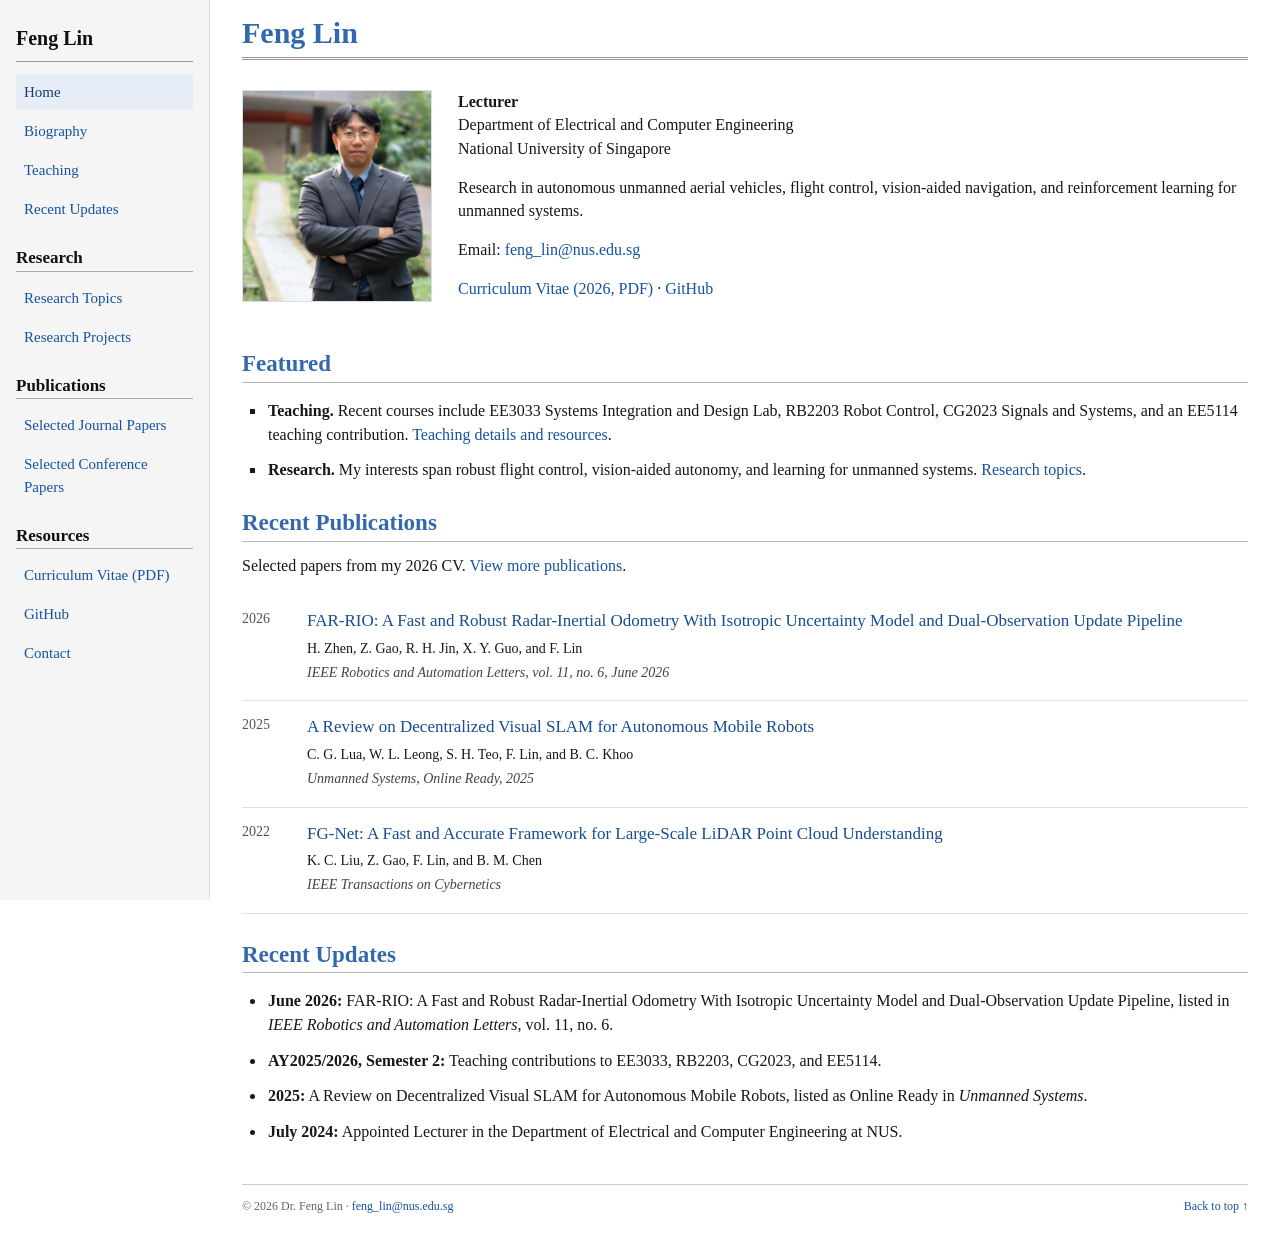
<file: index.html>
<!doctype html>
<html lang="en">
<head>
  <meta charset="utf-8">
  <meta name="viewport" content="width=device-width, initial-scale=1">

  <!-- Search engines and the browser tab use these details. -->
  <meta name="description" content="Feng Lin — Dr. Feng Lin, Electrical and Computer Engineering, National University of Singapore.">
  <title>Feng Lin | Feng Lin</title>
  <link rel="stylesheet" href="styles.css">
</head>
<body>
  <!--
    HOMEPAGE EDITING GUIDE
    Search for the numbered headings below to find what you want to change.
    1. Sidebar links     2. Name and profile     3. Featured highlights
    4. Recent papers     5. News and updates     6. Footer

    Edit the text between HTML tags. For links, edit href="..." and the
    visible link text. Keep class names so the existing styling still works.
    Write &amp; for an ampersand (&), &lt; for <, and &gt; for > in text.
    Comments like this guide are hidden from visitors.

    To add a paper or news item, copy its entire <li> ... </li> block.
    Put the newest items first. Save the file, then refresh your local preview.
    Commit and push to GitHub when you are ready to publish.
  -->

  <a class="skip" href="#main">Skip to content</a>

  <!-- 1. SIDEBAR LINKS
       The sidebar is repeated in the other HTML pages. If changing a menu
       link, update those pages too. The CV link also appears in the profile. -->
  <aside class="sidebar">
    <a class="site-name" aria-current="page" href="index.html">Feng Lin</a>

    <nav aria-label="Main navigation">
      <a aria-current="page" href="index.html">Home</a>
      <a href="biography.html">Biography</a>
      <a href="teaching.html">Teaching</a>
      <a href="index.html#news">Recent Updates</a>

      <h2>Research</h2>
      <a href="research.html">Research Topics</a>
      <a href="projects.html">Research Projects</a>

      <h2>Publications</h2>
      <a href="publications.html#journals">Selected Journal Papers</a>
      <a href="publications.html#conferences">Selected Conference Papers</a>

      <h2>Resources</h2>
      <a href="CV_Lin_Feng_2026_Lecturer.pdf">Curriculum Vitae (PDF)</a>
      <a href="https://github.com/linfengfrank">GitHub</a>
      <a href="mailto:feng_lin@nus.edu.sg">Contact</a>
    </nav>
  </aside>

  <main id="main">
    <!-- 2. NAME AND PROFILE -->
    <h1>Feng Lin</h1>

    <section class="profile" aria-label="Academic profile">
      <!-- Profile photo: copy a replacement image into this folder and update
           src below. The display size is controlled by .profile-photo in styles.css. -->
      <img class="profile-photo" src="profile-2026.jpg" alt="Portrait of Dr. Feng Lin" width="190" height="225">

      <div>
        <!-- Position and affiliation -->
        <p>
          <strong>Lecturer</strong><br>
          Department of Electrical and Computer Engineering<br>
          National University of Singapore
        </p>

        <!-- Short research introduction -->
        <p>
          Research in autonomous unmanned aerial vehicles, flight control,
          vision-aided navigation, and reinforcement learning for unmanned systems.
        </p>

        <!-- If your email changes, update BOTH the href and visible address,
             as well as the sidebar and footer contact links. -->
        <p>
          Email: <a href="mailto:feng_lin@nus.edu.sg">feng_lin@nus.edu.sg</a>
        </p>

        <!-- Upload a new CV PDF into this folder, then update the filename
             here AND in the sidebar. Update the displayed year as well. -->
        <p>
          <a href="CV_Lin_Feng_2026_Lecturer.pdf">Curriculum Vitae (2026, PDF)</a> ·
          <a href="https://github.com/linfengfrank">GitHub</a>
        </p>
      </div>
    </section>

    <!-- 3. FEATURED HIGHLIGHTS -->
    <section>
      <h2>Featured</h2>
      <ul class="featured">
        <li>
          <strong>Teaching.</strong> Recent courses include EE3033 Systems
          Integration and Design Lab, RB2203 Robot Control, CG2023 Signals and
          Systems, and an EE5114 teaching contribution.
          <a href="teaching.html">Teaching details and resources</a>.
        </li>
        <li>
          <strong>Research.</strong> My interests span robust flight control,
          vision-aided autonomy, and learning for unmanned systems.
          <a href="research.html">Research topics</a>.
        </li>
      </ul>
    </section>

    <!-- 4. RECENT PAPERS
         Copy one complete <li> block to add a paper. Edit the year, title,
         authors, and venue. Add the paper to publications.html too.
         Optional link inside the paper's <div>:
         <p><a href="paper-filename.pdf">PDF</a></p>
    -->
    <section>
      <h2>Recent Publications</h2>
      <p>
        Selected papers from my 2026 CV.
        <a href="publications.html">View more publications</a>.
      </p>

      <ol class="publications">
        <!-- Paper: FAR-RIO -->
        <li>
          <span class="pub-year">2026</span>
          <div>
            <h2>FAR-RIO: A Fast and Robust Radar-Inertial Odometry With Isotropic Uncertainty Model and Dual-Observation Update Pipeline</h2>
            <p>H. Zhen, Z. Gao, R. H. Jin, X. Y. Guo, and F. Lin</p>
            <p class="venue">IEEE Robotics and Automation Letters, vol. 11, no. 6, June 2026</p>
          </div>
        </li>

        <!-- Paper: Decentralized Visual SLAM -->
        <li>
          <span class="pub-year">2025</span>
          <div>
            <h2>A Review on Decentralized Visual SLAM for Autonomous Mobile Robots</h2>
            <p>C. G. Lua, W. L. Leong, S. H. Teo, F. Lin, and B. C. Khoo</p>
            <p class="venue">Unmanned Systems, Online Ready, 2025</p>
          </div>
        </li>

        <!-- Paper: FG-Net -->
        <li>
          <span class="pub-year">2022</span>
          <div>
            <h2>FG-Net: A Fast and Accurate Framework for Large-Scale LiDAR Point Cloud Understanding</h2>
            <p>K. C. Liu, Z. Gao, F. Lin, and B. M. Chen</p>
            <p class="venue">IEEE Transactions on Cybernetics</p>
          </div>
        </li>
      </ol>
    </section>

    <!-- 5. NEWS AND UPDATES
         Add new items at the top of this list. Example to copy:
         <li><strong>Month Year:</strong> Your announcement here.</li>
         Keep id="news" so the sidebar link continues to work.
    -->
    <section id="news">
      <h2>Recent Updates</h2>
      <ul class="updates">
        <li>
          <strong>June 2026:</strong> FAR-RIO: A Fast and Robust Radar-Inertial
          Odometry With Isotropic Uncertainty Model and Dual-Observation Update
          Pipeline, listed in <i>IEEE Robotics and Automation Letters</i>,
          vol. 11, no. 6.
        </li>
        <li>
          <strong>AY2025/2026, Semester 2:</strong> Teaching contributions to
          EE3033, RB2203, CG2023, and EE5114.
        </li>
        <li>
          <strong>2025:</strong> A Review on Decentralized Visual SLAM for
          Autonomous Mobile Robots, listed as Online Ready in <i>Unmanned Systems</i>.
        </li>
        <li>
          <strong>July 2024:</strong> Appointed Lecturer in the Department of
          Electrical and Computer Engineering at NUS.
        </li>
      </ul>
    </section>

    <!-- 6. FOOTER -->
    <footer>
      © 2026 Dr. Feng Lin ·
      <a href="mailto:feng_lin@nus.edu.sg">feng_lin@nus.edu.sg</a>
      <a href="#main" class="back-top">Back to top ↑</a>
    </footer>
  </main>
</body>
</html>
</file>
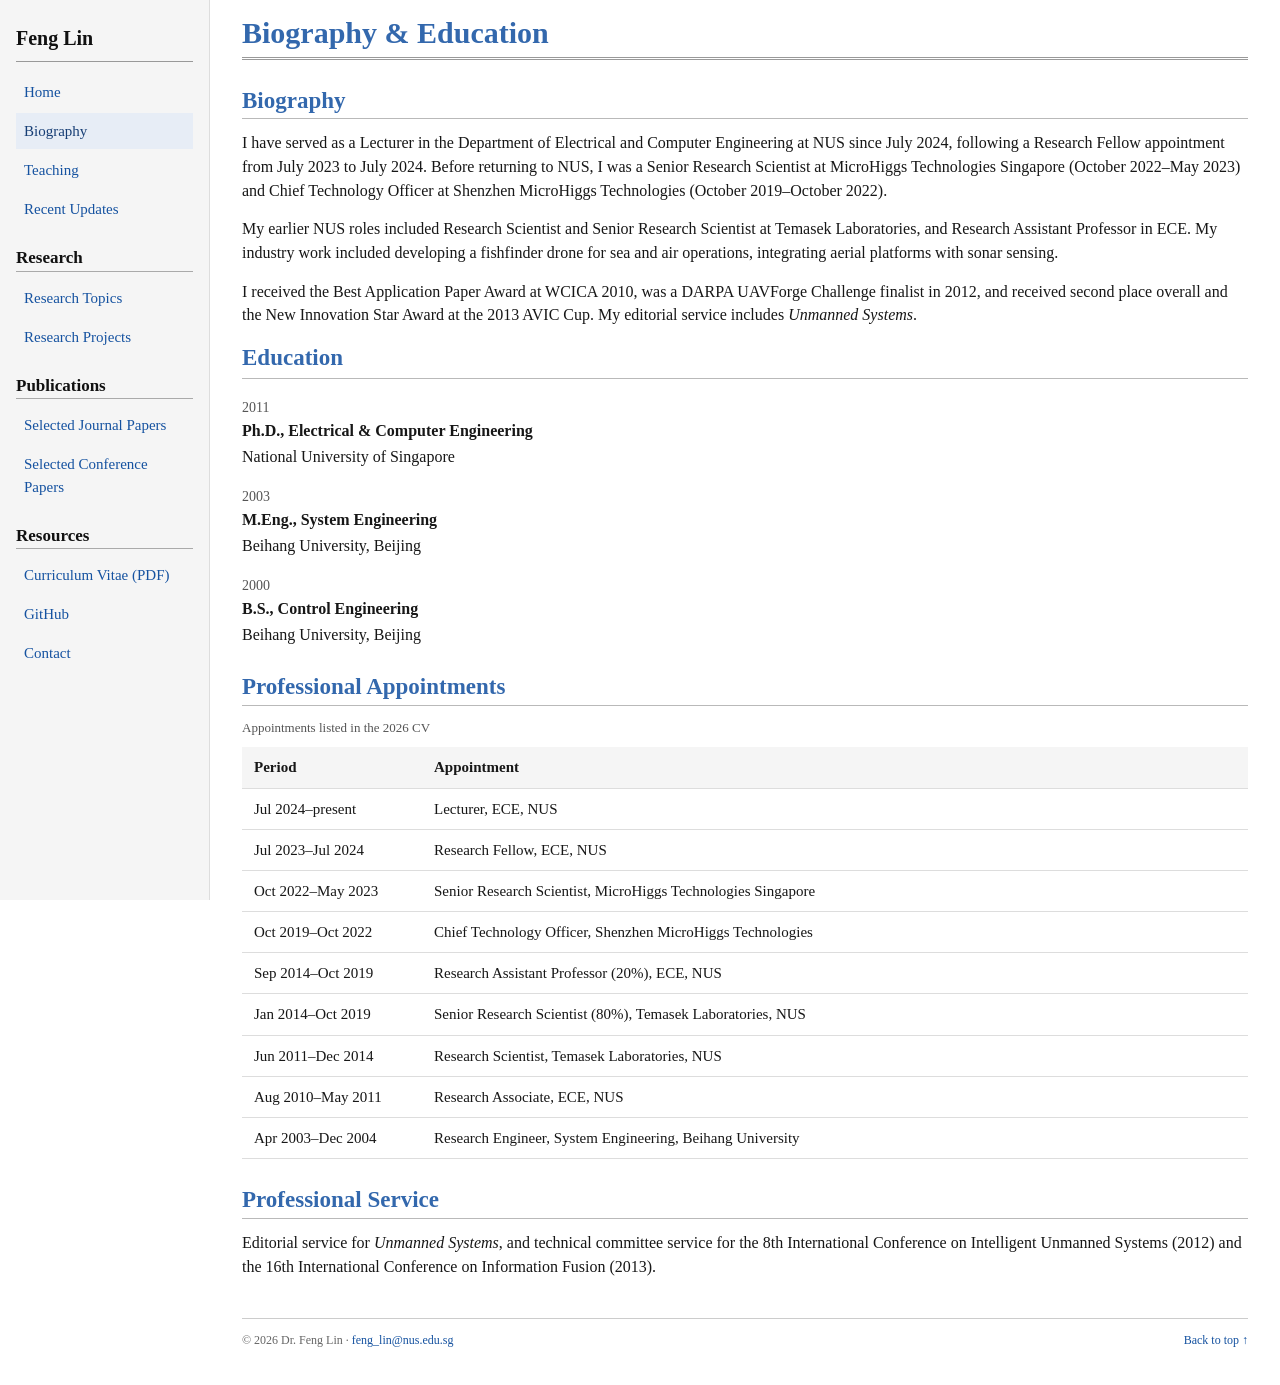
<file: biography.html>
<!doctype html>
<html lang="en"><head><meta charset="utf-8"><meta name="viewport" content="width=device-width, initial-scale=1"><meta name="description" content="Biography &amp;amp; Education — Dr. Feng Lin, Electrical and Computer Engineering, National University of Singapore."><title>Biography &amp;amp; Education | Feng Lin</title><link rel="stylesheet" href="styles.css"></head><body><a class="skip" href="#main">Skip to content</a><aside class="sidebar"><a class="site-name" href="index.html">Feng Lin</a><nav aria-label="Main navigation"><a href="index.html">Home</a><a aria-current="page" href="biography.html">Biography</a><a href="teaching.html">Teaching</a><a href="index.html#news">Recent Updates</a><h2>Research</h2><a href="research.html">Research Topics</a><a href="projects.html">Research Projects</a><h2>Publications</h2><a href="publications.html#journals">Selected Journal Papers</a><a href="publications.html#conferences">Selected Conference Papers</a><h2>Resources</h2><a href="CV_Lin_Feng_2026_Lecturer.pdf">Curriculum Vitae (PDF)</a><a href="https://github.com/linfengfrank">GitHub</a><a href="mailto:feng_lin@nus.edu.sg">Contact</a></nav></aside><main id="main"><h1>Biography &amp; Education</h1><section class="container section about-grid" id="about"><div><h2>Biography</h2><p>I have served as a Lecturer in the Department of Electrical and Computer Engineering at NUS since July 2024, following a Research Fellow appointment from July 2023 to July 2024. Before returning to NUS, I was a Senior Research Scientist at MicroHiggs Technologies Singapore (October 2022–May 2023) and Chief Technology Officer at Shenzhen MicroHiggs Technologies (October 2019–October 2022).</p><p>My earlier NUS roles included Research Scientist and Senior Research Scientist at Temasek Laboratories, and Research Assistant Professor in ECE. My industry work included developing a fishfinder drone for sea and air operations, integrating aerial platforms with sonar sensing.</p><p>I received the Best Application Paper Award at WCICA 2010, was a DARPA UAVForge Challenge finalist in 2012, and received second place overall and the New Innovation Star Award at the 2013 AVIC Cup. My editorial service includes <i>Unmanned Systems</i>.</p></div><div class="education"><h3>Education</h3><div><span>2011</span><h4>Ph.D., Electrical &amp; Computer Engineering</h4><p>National University of Singapore</p></div><div><span>2003</span><h4>M.Eng., System Engineering</h4><p>Beihang University, Beijing</p></div><div><span>2000</span><h4>B.S., Control Engineering</h4><p>Beihang University, Beijing</p></div></div></section>
<section><h2>Professional Appointments</h2><table><caption>Appointments listed in the 2026 CV</caption><thead><tr><th scope="col">Period</th><th scope="col">Appointment</th></tr></thead><tbody><tr><td>Jul 2024–present</td><td>Lecturer, ECE, NUS</td></tr><tr><td>Jul 2023–Jul 2024</td><td>Research Fellow, ECE, NUS</td></tr><tr><td>Oct 2022–May 2023</td><td>Senior Research Scientist, MicroHiggs Technologies Singapore</td></tr><tr><td>Oct 2019–Oct 2022</td><td>Chief Technology Officer, Shenzhen MicroHiggs Technologies</td></tr><tr><td>Sep 2014–Oct 2019</td><td>Research Assistant Professor (20%), ECE, NUS</td></tr><tr><td>Jan 2014–Oct 2019</td><td>Senior Research Scientist (80%), Temasek Laboratories, NUS</td></tr><tr><td>Jun 2011–Dec 2014</td><td>Research Scientist, Temasek Laboratories, NUS</td></tr><tr><td>Aug 2010–May 2011</td><td>Research Associate, ECE, NUS</td></tr><tr><td>Apr 2003–Dec 2004</td><td>Research Engineer, System Engineering, Beihang University</td></tr></tbody></table></section><section><h2>Professional Service</h2><p>Editorial service for <i>Unmanned Systems</i>, and technical committee service for the 8th International Conference on Intelligent Unmanned Systems (2012) and the 16th International Conference on Information Fusion (2013).</p></section><footer>© 2026 Dr. Feng Lin · <a href="mailto:feng_lin@nus.edu.sg">feng_lin@nus.edu.sg</a><a href="#main" class="back-top">Back to top ↑</a></footer></main></body></html>
</file>
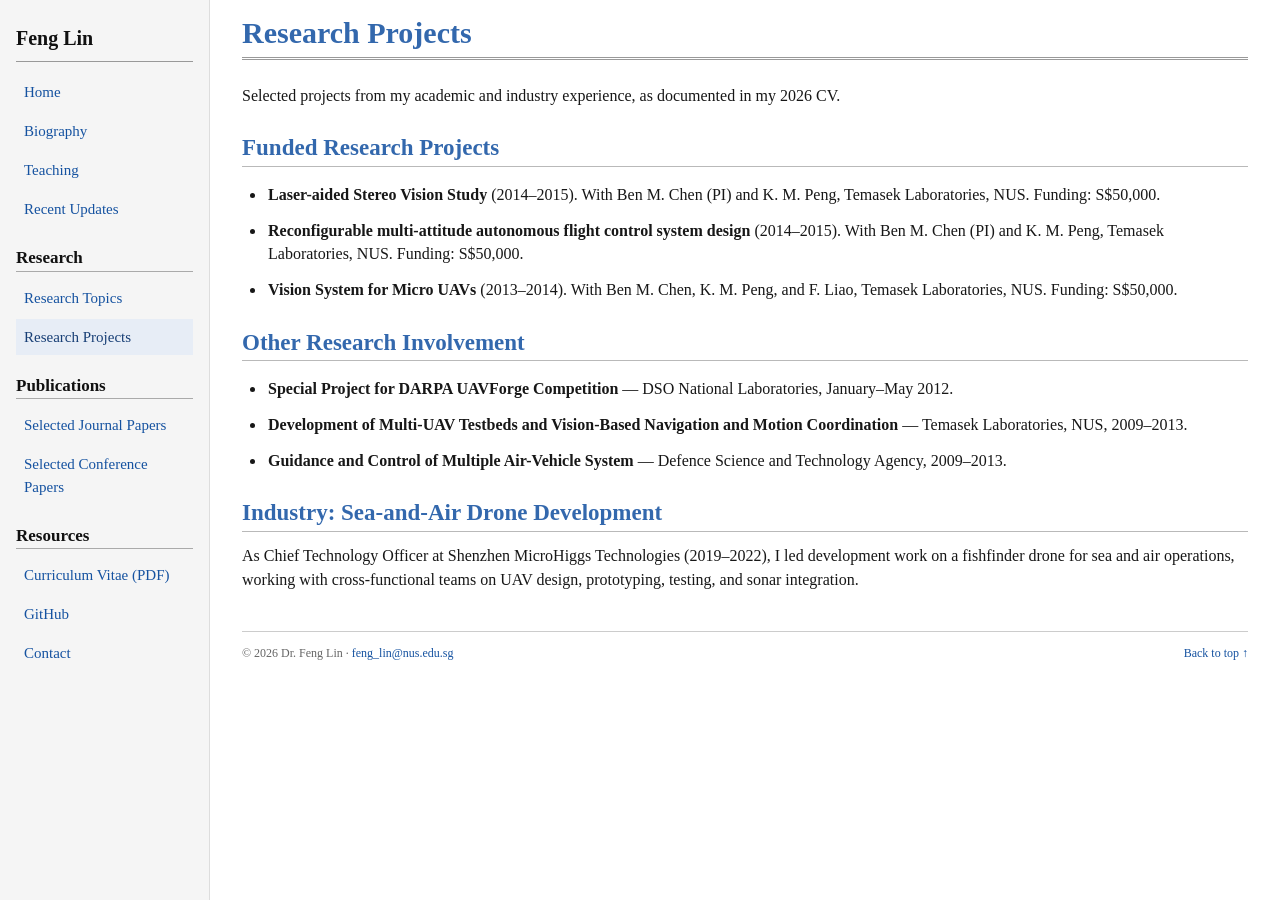
<file: projects.html>
<!doctype html>
<html lang="en"><head><meta charset="utf-8"><meta name="viewport" content="width=device-width, initial-scale=1"><meta name="description" content="Research Projects — Dr. Feng Lin, Electrical and Computer Engineering, National University of Singapore."><title>Research Projects | Feng Lin</title><link rel="stylesheet" href="styles.css"></head><body><a class="skip" href="#main">Skip to content</a><aside class="sidebar"><a class="site-name" href="index.html">Feng Lin</a><nav aria-label="Main navigation"><a href="index.html">Home</a><a href="biography.html">Biography</a><a href="teaching.html">Teaching</a><a href="index.html#news">Recent Updates</a><h2>Research</h2><a href="research.html">Research Topics</a><a aria-current="page" href="projects.html">Research Projects</a><h2>Publications</h2><a href="publications.html#journals">Selected Journal Papers</a><a href="publications.html#conferences">Selected Conference Papers</a><h2>Resources</h2><a href="CV_Lin_Feng_2026_Lecturer.pdf">Curriculum Vitae (PDF)</a><a href="https://github.com/linfengfrank">GitHub</a><a href="mailto:feng_lin@nus.edu.sg">Contact</a></nav></aside><main id="main"><h1>Research Projects</h1><p>Selected projects from my academic and industry experience, as documented in my 2026 CV.</p><section><h2>Funded Research Projects</h2><ul class="project-list"><li><strong>Laser-aided Stereo Vision Study</strong> (2014–2015). With Ben M. Chen (PI) and K. M. Peng, Temasek Laboratories, NUS. Funding: S$50,000.</li><li><strong>Reconfigurable multi-attitude autonomous flight control system design</strong> (2014–2015). With Ben M. Chen (PI) and K. M. Peng, Temasek Laboratories, NUS. Funding: S$50,000.</li><li><strong>Vision System for Micro UAVs</strong> (2013–2014). With Ben M. Chen, K. M. Peng, and F. Liao, Temasek Laboratories, NUS. Funding: S$50,000.</li></ul></section><section><h2>Other Research Involvement</h2><ul class="project-list"><li><strong>Special Project for DARPA UAVForge Competition</strong> — DSO National Laboratories, January–May 2012.</li><li><strong>Development of Multi-UAV Testbeds and Vision-Based Navigation and Motion Coordination</strong> — Temasek Laboratories, NUS, 2009–2013.</li><li><strong>Guidance and Control of Multiple Air-Vehicle System</strong> — Defence Science and Technology Agency, 2009–2013.</li></ul></section><section><h2>Industry: Sea-and-Air Drone Development</h2><p>As Chief Technology Officer at Shenzhen MicroHiggs Technologies (2019–2022), I led development work on a fishfinder drone for sea and air operations, working with cross-functional teams on UAV design, prototyping, testing, and sonar integration.</p></section><footer>© 2026 Dr. Feng Lin · <a href="mailto:feng_lin@nus.edu.sg">feng_lin@nus.edu.sg</a><a href="#main" class="back-top">Back to top ↑</a></footer></main></body></html>
</file>
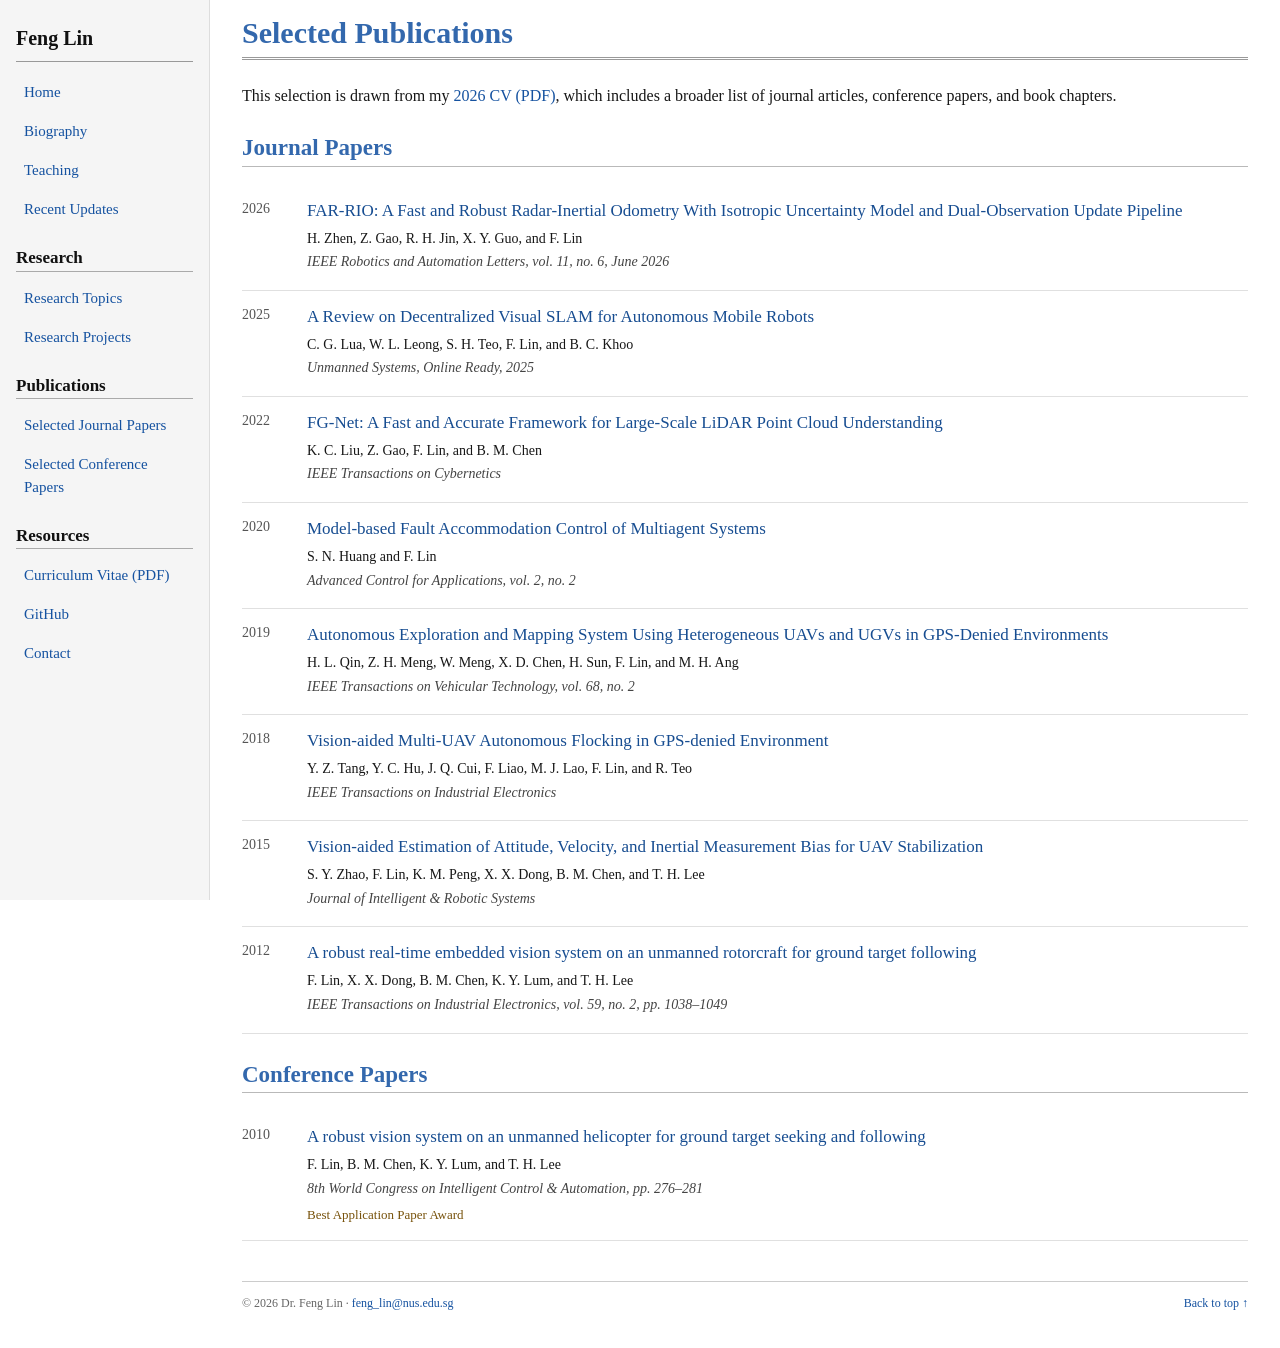
<file: publications.html>
<!doctype html>
<html lang="en"><head><meta charset="utf-8"><meta name="viewport" content="width=device-width, initial-scale=1"><meta name="description" content="Selected Publications — Dr. Feng Lin, Electrical and Computer Engineering, National University of Singapore."><title>Selected Publications | Feng Lin</title><link rel="stylesheet" href="styles.css"></head><body><a class="skip" href="#main">Skip to content</a><aside class="sidebar"><a class="site-name" href="index.html">Feng Lin</a><nav aria-label="Main navigation"><a href="index.html">Home</a><a href="biography.html">Biography</a><a href="teaching.html">Teaching</a><a href="index.html#news">Recent Updates</a><h2>Research</h2><a href="research.html">Research Topics</a><a href="projects.html">Research Projects</a><h2>Publications</h2><a href="publications.html#journals">Selected Journal Papers</a><a href="publications.html#conferences">Selected Conference Papers</a><h2>Resources</h2><a href="CV_Lin_Feng_2026_Lecturer.pdf">Curriculum Vitae (PDF)</a><a href="https://github.com/linfengfrank">GitHub</a><a href="mailto:feng_lin@nus.edu.sg">Contact</a></nav></aside><main id="main"><h1>Selected Publications</h1><p>This selection is drawn from my <a href="CV_Lin_Feng_2026_Lecturer.pdf">2026 CV (PDF)</a>, which includes a broader list of journal articles, conference papers, and book chapters.</p><section id="journals"><h2>Journal Papers</h2><ol class="publications"><li><span class="pub-year">2026</span><div><h2>FAR-RIO: A Fast and Robust Radar-Inertial Odometry With Isotropic Uncertainty Model and Dual-Observation Update Pipeline</h2><p>H. Zhen, Z. Gao, R. H. Jin, X. Y. Guo, and F. Lin</p><p class="venue">IEEE Robotics and Automation Letters, vol. 11, no. 6, June 2026</p></div></li><li><span class="pub-year">2025</span><div><h2>A Review on Decentralized Visual SLAM for Autonomous Mobile Robots</h2><p>C. G. Lua, W. L. Leong, S. H. Teo, F. Lin, and B. C. Khoo</p><p class="venue">Unmanned Systems, Online Ready, 2025</p></div></li><li><span class="pub-year">2022</span><div><h2>FG-Net: A Fast and Accurate Framework for Large-Scale LiDAR Point Cloud Understanding</h2><p>K. C. Liu, Z. Gao, F. Lin, and B. M. Chen</p><p class="venue">IEEE Transactions on Cybernetics</p></div></li><li><span class="pub-year">2020</span><div><h2>Model-based Fault Accommodation Control of Multiagent Systems</h2><p>S. N. Huang and F. Lin</p><p class="venue">Advanced Control for Applications, vol. 2, no. 2</p></div></li><li><span class="pub-year">2019</span><div><h2>Autonomous Exploration and Mapping System Using Heterogeneous UAVs and UGVs in GPS-Denied Environments</h2><p>H. L. Qin, Z. H. Meng, W. Meng, X. D. Chen, H. Sun, F. Lin, and M. H. Ang</p><p class="venue">IEEE Transactions on Vehicular Technology, vol. 68, no. 2</p></div></li><li><span class="pub-year">2018</span><div><h2>Vision-aided Multi-UAV Autonomous Flocking in GPS-denied Environment</h2><p>Y. Z. Tang, Y. C. Hu, J. Q. Cui, F. Liao, M. J. Lao, F. Lin, and R. Teo</p><p class="venue">IEEE Transactions on Industrial Electronics</p></div></li><li><span class="pub-year">2015</span><div><h2>Vision-aided Estimation of Attitude, Velocity, and Inertial Measurement Bias for UAV Stabilization</h2><p>S. Y. Zhao, F. Lin, K. M. Peng, X. X. Dong, B. M. Chen, and T. H. Lee</p><p class="venue">Journal of Intelligent &amp; Robotic Systems</p></div></li><li><span class="pub-year">2012</span><div><h2>A robust real-time embedded vision system on an unmanned rotorcraft for ground target following</h2><p>F. Lin, X. X. Dong, B. M. Chen, K. Y. Lum, and T. H. Lee</p><p class="venue">IEEE Transactions on Industrial Electronics, vol. 59, no. 2, pp. 1038–1049</p></div></li></ol></section><section id="conferences"><h2>Conference Papers</h2><ol class="publications"><li><span class="pub-year">2010</span><div><h2>A robust vision system on an unmanned helicopter for ground target seeking and following</h2><p>F. Lin, B. M. Chen, K. Y. Lum, and T. H. Lee</p><p class="venue">8th World Congress on Intelligent Control &amp; Automation, pp. 276–281</p><span class="award">Best Application Paper Award</span></div></li></ol></section><footer>© 2026 Dr. Feng Lin · <a href="mailto:feng_lin@nus.edu.sg">feng_lin@nus.edu.sg</a><a href="#main" class="back-top">Back to top ↑</a></footer></main></body></html>
</file>
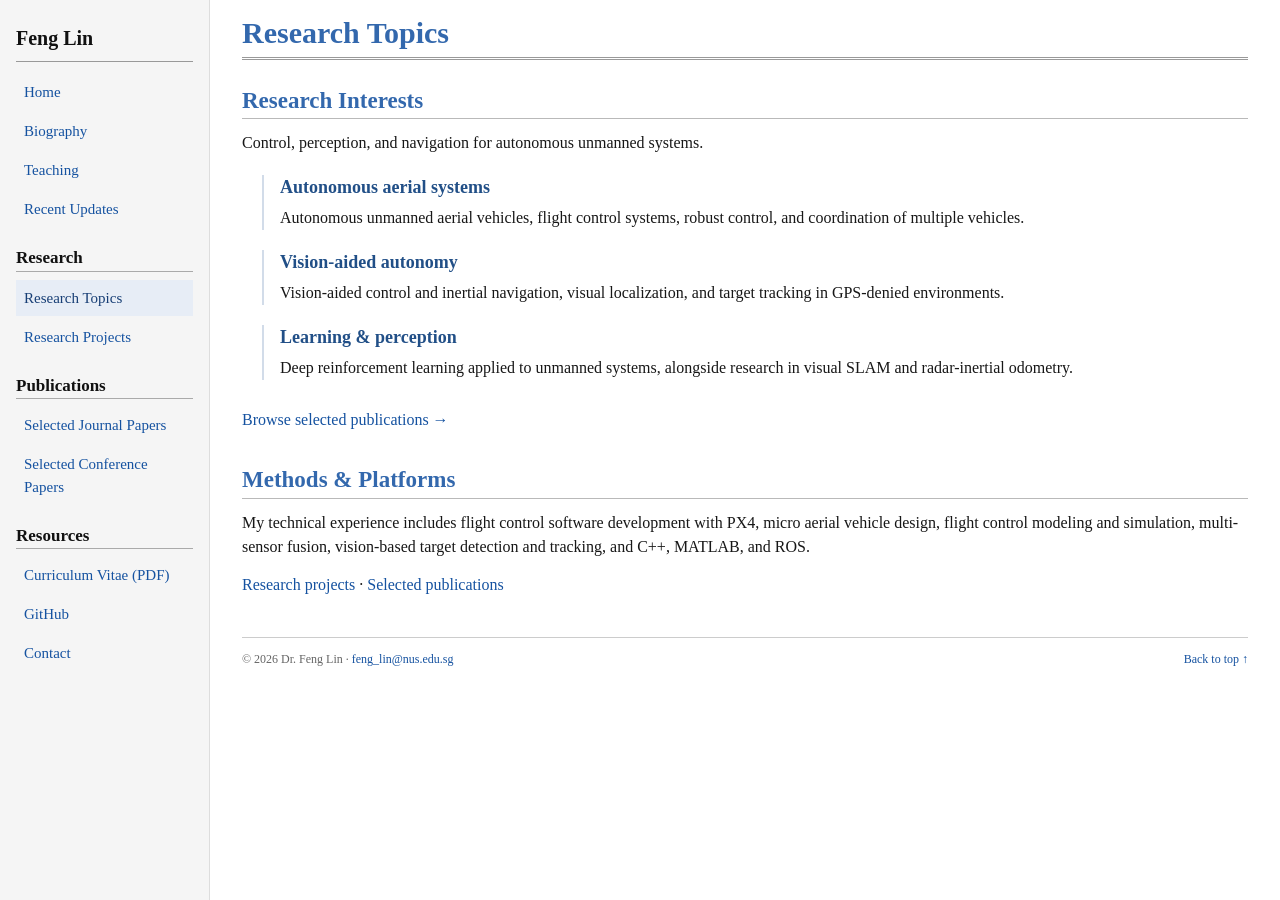
<file: research.html>
<!doctype html>
<html lang="en"><head><meta charset="utf-8"><meta name="viewport" content="width=device-width, initial-scale=1"><meta name="description" content="Research Topics — Dr. Feng Lin, Electrical and Computer Engineering, National University of Singapore."><title>Research Topics | Feng Lin</title><link rel="stylesheet" href="styles.css"></head><body><a class="skip" href="#main">Skip to content</a><aside class="sidebar"><a class="site-name" href="index.html">Feng Lin</a><nav aria-label="Main navigation"><a href="index.html">Home</a><a href="biography.html">Biography</a><a href="teaching.html">Teaching</a><a href="index.html#news">Recent Updates</a><h2>Research</h2><a aria-current="page" href="research.html">Research Topics</a><a href="projects.html">Research Projects</a><h2>Publications</h2><a href="publications.html#journals">Selected Journal Papers</a><a href="publications.html#conferences">Selected Conference Papers</a><h2>Resources</h2><a href="CV_Lin_Feng_2026_Lecturer.pdf">Curriculum Vitae (PDF)</a><a href="https://github.com/linfengfrank">GitHub</a><a href="mailto:feng_lin@nus.edu.sg">Contact</a></nav></aside><main id="main"><h1>Research Topics</h1><section class="container section" id="research"><div class="section-heading"><div><h2>Research Interests</h2></div><p>Control, perception, and navigation for autonomous unmanned systems.</p></div><div class="cards"><article class="card"><span class="number">01</span><h3>Autonomous aerial systems</h3><p>Autonomous unmanned aerial vehicles, flight control systems, robust control, and coordination of multiple vehicles.</p></article><article class="card"><span class="number">02</span><h3>Vision-aided autonomy</h3><p>Vision-aided control and inertial navigation, visual localization, and target tracking in GPS-denied environments.</p></article><article class="card"><span class="number">03</span><h3>Learning &amp; perception</h3><p>Deep reinforcement learning applied to unmanned systems, alongside research in visual SLAM and radar-inertial odometry.</p></article></div><a class="section-link" href="publications.html">Browse selected publications →</a></section>
<section><h2>Methods &amp; Platforms</h2><p>My technical experience includes flight control software development with PX4, micro aerial vehicle design, flight control modeling and simulation, multi-sensor fusion, vision-based target detection and tracking, and C++, MATLAB, and ROS.</p><p><a href="projects.html">Research projects</a> · <a href="publications.html">Selected publications</a></p></section><footer>© 2026 Dr. Feng Lin · <a href="mailto:feng_lin@nus.edu.sg">feng_lin@nus.edu.sg</a><a href="#main" class="back-top">Back to top ↑</a></footer></main></body></html>
</file>
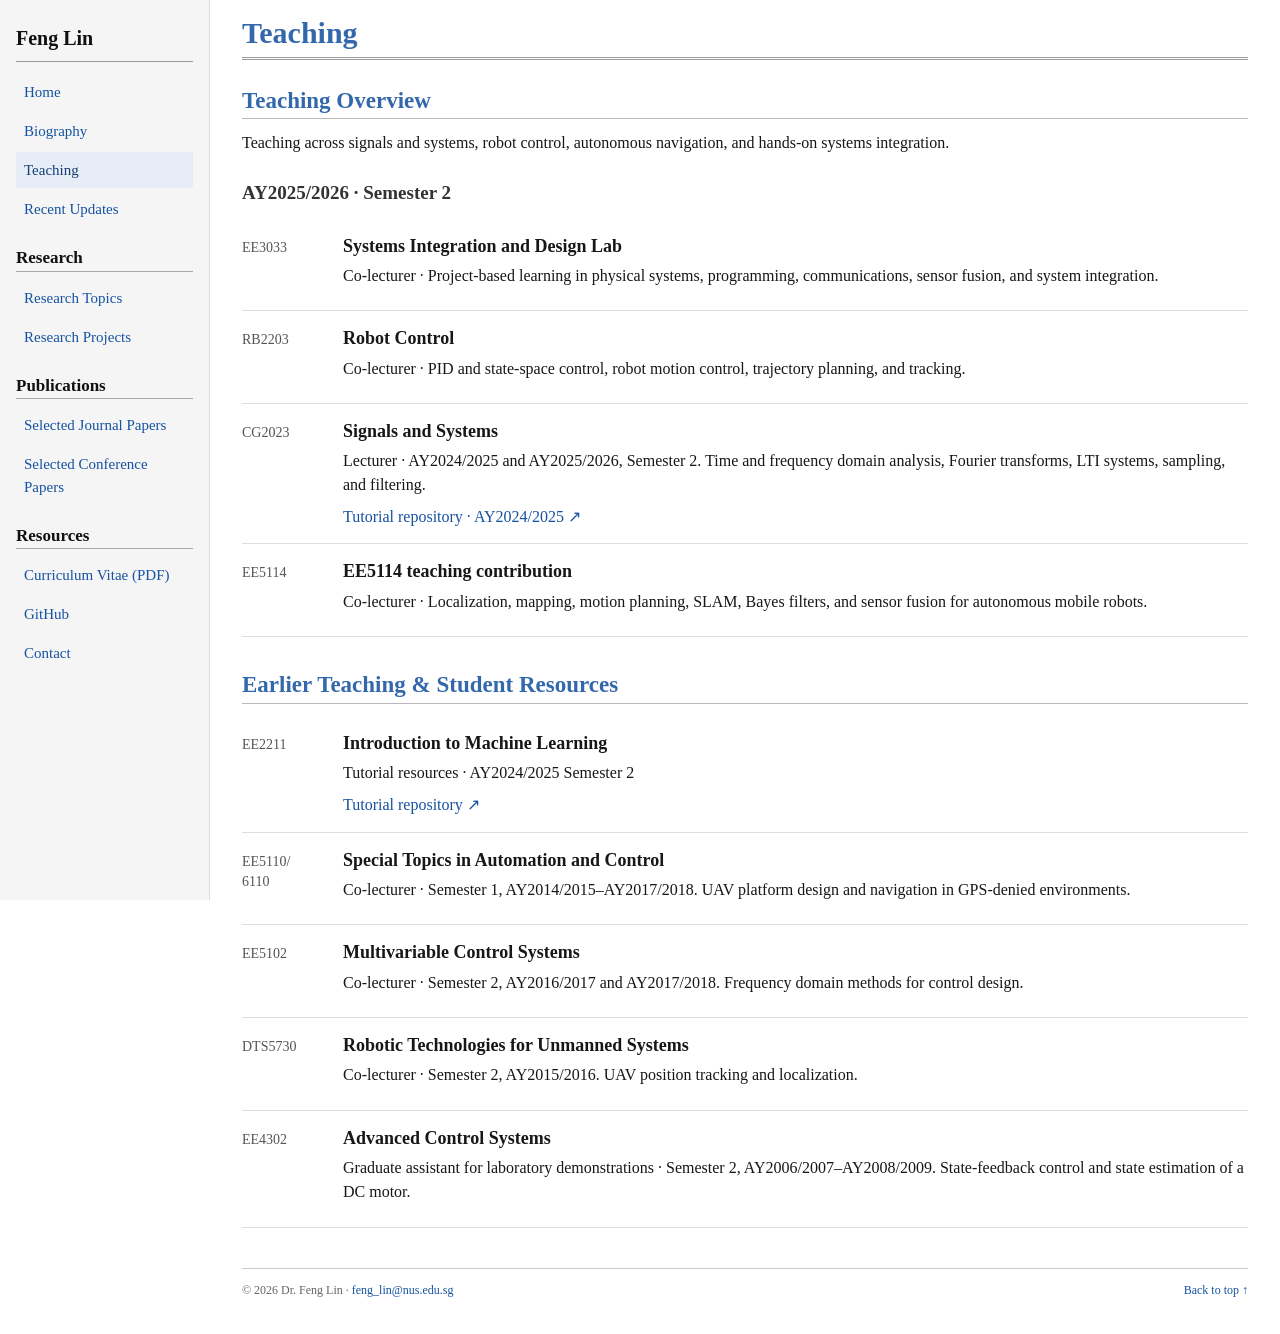
<file: teaching.html>
<!doctype html>
<html lang="en"><head><meta charset="utf-8"><meta name="viewport" content="width=device-width, initial-scale=1"><meta name="description" content="Teaching — Dr. Feng Lin, Electrical and Computer Engineering, National University of Singapore."><title>Teaching | Feng Lin</title><link rel="stylesheet" href="styles.css"></head><body><a class="skip" href="#main">Skip to content</a><aside class="sidebar"><a class="site-name" href="index.html">Feng Lin</a><nav aria-label="Main navigation"><a href="index.html">Home</a><a href="biography.html">Biography</a><a aria-current="page" href="teaching.html">Teaching</a><a href="index.html#news">Recent Updates</a><h2>Research</h2><a href="research.html">Research Topics</a><a href="projects.html">Research Projects</a><h2>Publications</h2><a href="publications.html#journals">Selected Journal Papers</a><a href="publications.html#conferences">Selected Conference Papers</a><h2>Resources</h2><a href="CV_Lin_Feng_2026_Lecturer.pdf">Curriculum Vitae (PDF)</a><a href="https://github.com/linfengfrank">GitHub</a><a href="mailto:feng_lin@nus.edu.sg">Contact</a></nav></aside><main id="main"><h1>Teaching</h1><section class="teaching-band" id="teaching"><div>
<div class="section-heading"><div><h2>Teaching Overview</h2></div><p>Teaching across signals and systems, robot control, autonomous navigation, and hands-on systems integration.</p></div>
<h3 class="teaching-label">AY2025/2026 · Semester 2</h3>
<div class="course"><span class="course-code">EE3033</span><div><h3>Systems Integration and Design Lab</h3><p>Co-lecturer · Project-based learning in physical systems, programming, communications, sensor fusion, and system integration.</p></div></div>
<div class="course"><span class="course-code">RB2203</span><div><h3>Robot Control</h3><p>Co-lecturer · PID and state-space control, robot motion control, trajectory planning, and tracking.</p></div></div>
<div class="course"><span class="course-code">CG2023</span><div><h3>Signals and Systems</h3><p>Lecturer · AY2024/2025 and AY2025/2026, Semester 2. Time and frequency domain analysis, Fourier transforms, LTI systems, sampling, and filtering.</p><a href="https://github.com/linfengfrank/CG2023-AY2425-Sem2-Tutorials">Tutorial repository · AY2024/2025 ↗</a></div></div>
<div class="course"><span class="course-code">EE5114</span><div><h3>EE5114 teaching contribution</h3><p>Co-lecturer · Localization, mapping, motion planning, SLAM, Bayes filters, and sensor fusion for autonomous mobile robots.</p></div></div>
<section class="teaching-history"><h2>Earlier Teaching &amp; Student Resources</h2>
<div class="course"><span class="course-code">EE2211</span><div><h3>Introduction to Machine Learning</h3><p>Tutorial resources · AY2024/2025 Semester 2</p><a href="https://github.com/linfengfrank/EE2211-Tutorials-AY2425-Sem2">Tutorial repository ↗</a></div></div>
<div class="course"><span class="course-code">EE5110/<br>6110</span><div><h3>Special Topics in Automation and Control</h3><p>Co-lecturer · Semester 1, AY2014/2015–AY2017/2018. UAV platform design and navigation in GPS-denied environments.</p></div></div>
<div class="course"><span class="course-code">EE5102</span><div><h3>Multivariable Control Systems</h3><p>Co-lecturer · Semester 2, AY2016/2017 and AY2017/2018. Frequency domain methods for control design.</p></div></div>
<div class="course"><span class="course-code">DTS5730</span><div><h3>Robotic Technologies for Unmanned Systems</h3><p>Co-lecturer · Semester 2, AY2015/2016. UAV position tracking and localization.</p></div></div>
<div class="course"><span class="course-code">EE4302</span><div><h3>Advanced Control Systems</h3><p>Graduate assistant for laboratory demonstrations · Semester 2, AY2006/2007–AY2008/2009. State-feedback control and state estimation of a DC motor.</p></div></div>
</section></div></section>
<footer>© 2026 Dr. Feng Lin · <a href="mailto:feng_lin@nus.edu.sg">feng_lin@nus.edu.sg</a><a href="#main" class="back-top">Back to top ↑</a></footer></main></body></html>
</file>
<file: styles.css>
:root{--blue:#3368ad;--line:#b9b9b9;--text:#171717}*{box-sizing:border-box}html{scroll-behavior:smooth;scroll-padding-top:20px}body{margin:0;color:var(--text);background:white;font:16px/1.48 Georgia,'Times New Roman',serif}a{color:#1552a0;text-decoration:none}a:hover{text-decoration:underline}a:focus-visible{outline:2px solid var(--blue);outline-offset:4px}.sidebar{position:fixed;inset:0 auto 0 0;width:210px;padding:24px 16px;background:#f5f5f5;border-right:1px solid #ddd;overflow-y:auto}.site-name{display:block;font-size:20px;font-weight:bold;color:#111;border-bottom:1px solid #999;padding-bottom:7px;margin-bottom:12px}.sidebar nav>a{display:block;padding:7px 8px;margin:3px 0;font-size:15px}.sidebar nav>a[aria-current]{background:#e7edf6;color:#173e75}.sidebar h2{font-size:17px;color:#111;border-bottom:1px solid #aaa;margin:20px 0 8px;padding-bottom:2px}main{margin-left:210px;padding:14px 32px 35px;max-width:1180px}h1{font-size:30px;line-height:1.25;margin:0 0 24px;color:var(--blue);border-bottom:3px double #999;padding-bottom:5px}h2{font-size:23px;line-height:1.25;color:var(--blue);border-bottom:1px solid var(--line);padding-bottom:3px;margin:27px 0 12px}h3{font-size:18px;line-height:1.4;margin:14px 0 6px}h4{font-size:16px;margin:0}p{margin:10px 0 15px}section{margin:0 0 26px}.profile{display:grid;grid-template-columns:190px 1fr;gap:26px;margin:30px 0 35px;align-items:start}.profile p:first-child{margin-top:0}.identity{height:225px;background:#edf1f6;border:1px solid #d5dfeb;display:flex;flex-direction:column;align-items:center;justify-content:center;color:#426186}.identity>span{font-size:68px;line-height:1.2}.identity small{font-size:16px;margin-top:10px}.featured,.updates,.project-list{padding-left:24px}.featured{list-style-type:square}li{padding-left:2px;margin:12px 0}.publications{list-style:none;padding:0;margin:18px 0 25px}.publications li{display:grid;grid-template-columns:48px 1fr;gap:17px;margin:0;padding:14px 0;border-bottom:1px solid #e0e0e0}.publications h2{font-size:17px;color:#174d91;border:0;font-weight:normal;margin:0 0 5px;line-height:1.45;padding:0}.publications p{font-size:14px;margin:3px 0}.pub-year{font-size:14px;color:#555}.venue{font-style:italic;color:#444}.award{font-size:13px;color:#77520b}.section-heading>p{margin-bottom:20px}.cards{margin-left:20px}.card{padding-left:16px;border-left:2px solid #d2dce9;margin:20px 0}.card h3{color:#214f87}.number,.eyebrow{display:none}.card p{margin-top:5px}.section-link{display:inline-block;margin:8px 0}.teaching-label{font-size:19px;color:#333;margin:25px 0 12px}.course{display:grid;grid-template-columns:85px 1fr;gap:16px;border-bottom:1px solid #ddd;padding:15px 0}.course h3{margin:0 0 5px}.course p{margin:0 0 8px}.course-code{color:#555;font-size:14px;padding-top:4px}.teaching-history{margin-top:34px}.education>h3{color:var(--blue);font-size:23px;border-bottom:1px solid var(--line);padding-bottom:4px}.education>div{margin:16px 0}.education>div>span{font-size:14px;color:#555}.education p{margin:2px 0}.about-grid{display:block}table{border-collapse:collapse;width:100%;font-size:15px}caption{text-align:left;font-size:13px;color:#555;margin-bottom:10px}th{text-align:left;background:#f5f5f5}td,th{padding:9px 12px;border-bottom:1px solid #ddd;vertical-align:top}td:first-child{width:180px}footer{border-top:1px solid #ccc;margin-top:40px;padding-top:13px;font-size:12px;color:#666}.back-top{float:right}.skip{position:absolute;top:-100px;left:10px;background:white;z-index:10;padding:10px}.skip:focus{top:10px}@media(min-width:1450px){main{max-width:1250px}}@media(max-width:760px){.sidebar{position:static;width:100%;padding:14px 20px;border-right:0;border-bottom:1px solid #ccc}.site-name{margin-bottom:8px}.sidebar nav{display:flex;flex-wrap:wrap;gap:3px 10px}.sidebar nav>a{font-size:13px;margin:0;padding:4px 0}.sidebar h2{flex-basis:100%;font-size:14px;margin:8px 0 0;padding:0;border:0}.sidebar h2~a{font-size:13px}main{margin-left:0;padding:20px;max-width:none}h1{font-size:28px}.profile{grid-template-columns:125px 1fr;gap:18px}.identity{height:165px}.identity>span{font-size:48px}.identity small{font-size:13px}.profile p{font-size:14px}h2{font-size:22px}.course{grid-template-columns:65px 1fr;gap:12px}.course-code{font-size:12px}.publications li{grid-template-columns:40px 1fr;gap:10px}table{font-size:13px}td,th{padding:8px 5px}td:first-child{width:112px}.back-top{float:none;display:block;margin-top:8px}}@media(max-width:420px){.profile{grid-template-columns:1fr}.identity{width:125px;height:145px}.profile p{font-size:16px}.course{grid-template-columns:1fr}.course-code{padding:0}.course h3{font-size:17px}}@media(prefers-reduced-motion:reduce){html{scroll-behavior:auto}}

/* Homepage portrait. Keep the original photo's proportions without cropping. */
.profile-photo {
  display: block;
  width: 190px;
  max-width: 100%;
  height: auto;
  border: 1px solid #d5dfeb;
}
@media (max-width: 760px) {
  .profile-photo { width: 125px; }
}
</file>
